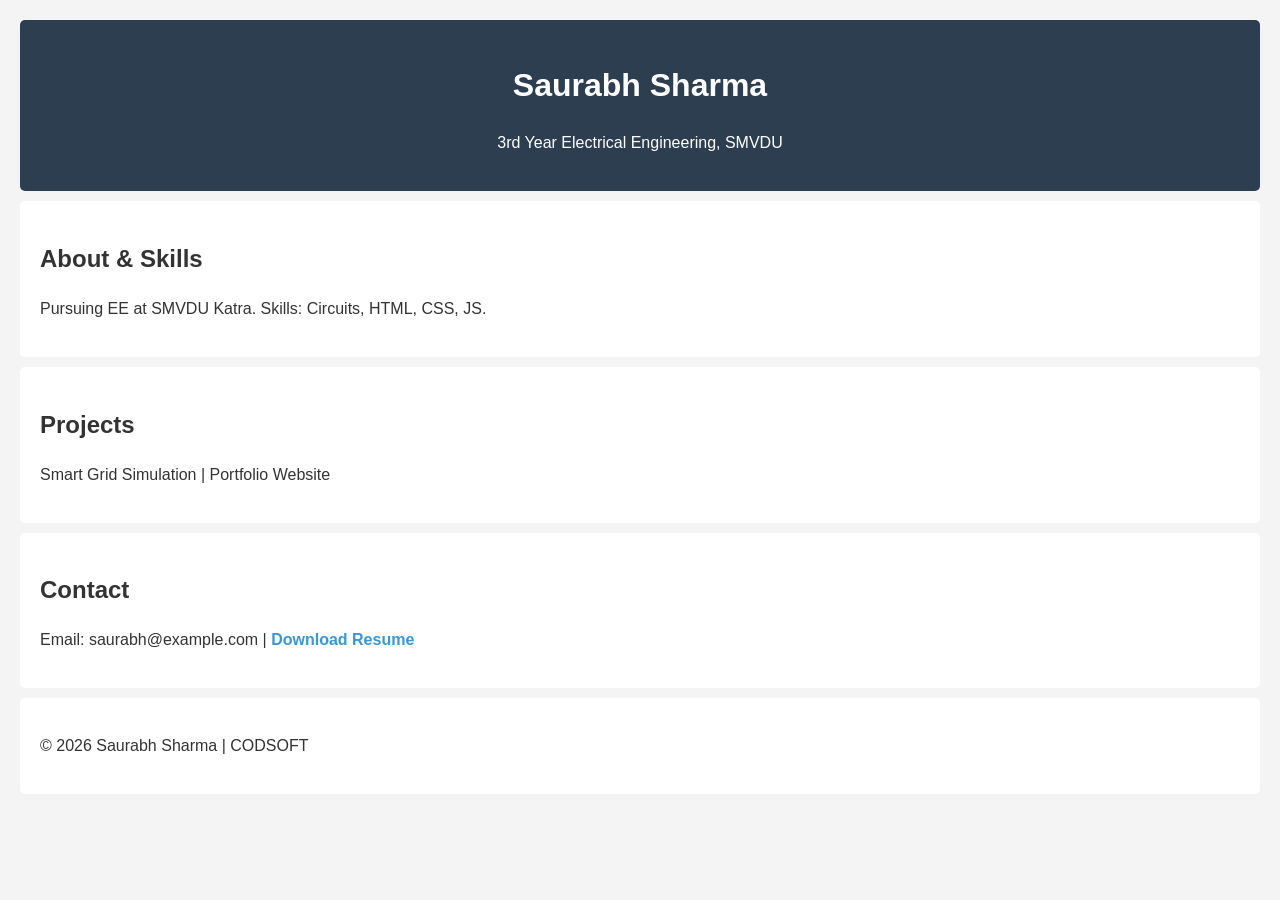
<file: task 1/index.html>
<!DOCTYPE html>
<html>
<head>
    <title>Saurabh Portfolio</title>
    <link rel="stylesheet" href="style.css">
</head>
<body>
    <header><h1>Saurabh Sharma</h1><p>3rd Year Electrical Engineering, SMVDU</p></header>
    <section><h2>About & Skills</h2><p>Pursuing EE at SMVDU Katra. Skills: Circuits, HTML, CSS, JS.</p></section>
    <section><h2>Projects</h2><p>Smart Grid Simulation | Portfolio Website</p></section>
    <section><h2>Contact</h2><p>Email: saurabh@example.com | <a href="resume.pdf">Download Resume</a></p></section>
    <footer><p>&copy; 2026 Saurabh Sharma | CODSOFT</p></footer>
</body>
</html>
</file>
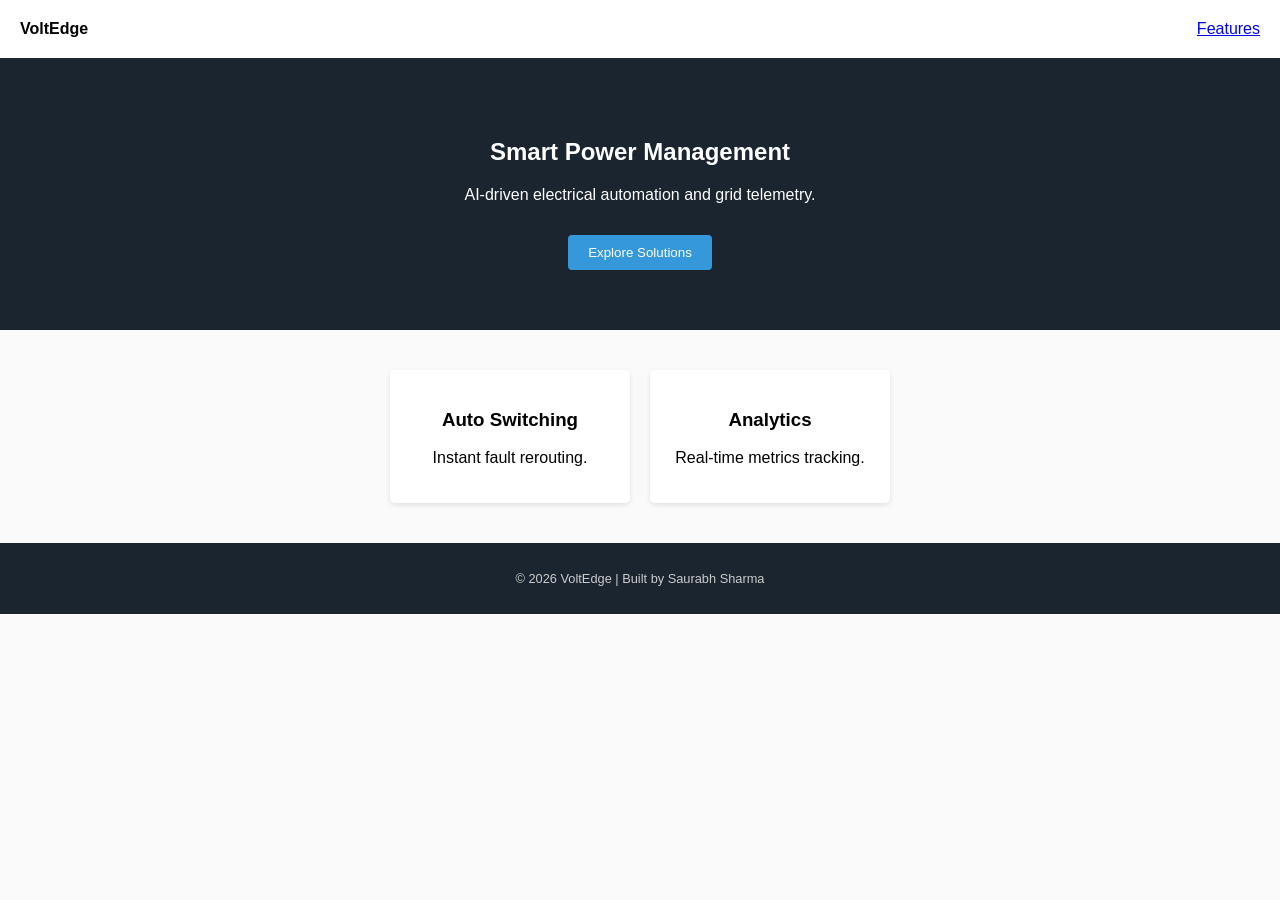
<file: task 2/index.html>
<!DOCTYPE html>
<html>
<head>
    <title>VoltEdge Landing</title>
    <link rel="stylesheet" href="style.css">
</head>
<body>
    <header><nav><b>VoltEdge</b> <a href="#features">Features</a></nav></header>
    <section class="hero">
        <h2>Smart Power Management</h2>
        <p>AI-driven electrical automation and grid telemetry.</p>
        <button>Explore Solutions</button>
    </section>
    <section id="features" class="grid">
        <div class="card"><h3>Auto Switching</h3><p>Instant fault rerouting.</p></div>
        <div class="card"><h3>Analytics</h3><p>Real-time metrics tracking.</p></div>
    </section>
    <footer><p>&copy; 2026 VoltEdge | Built by Saurabh Sharma</p></footer>
</body>
</html>
</file>
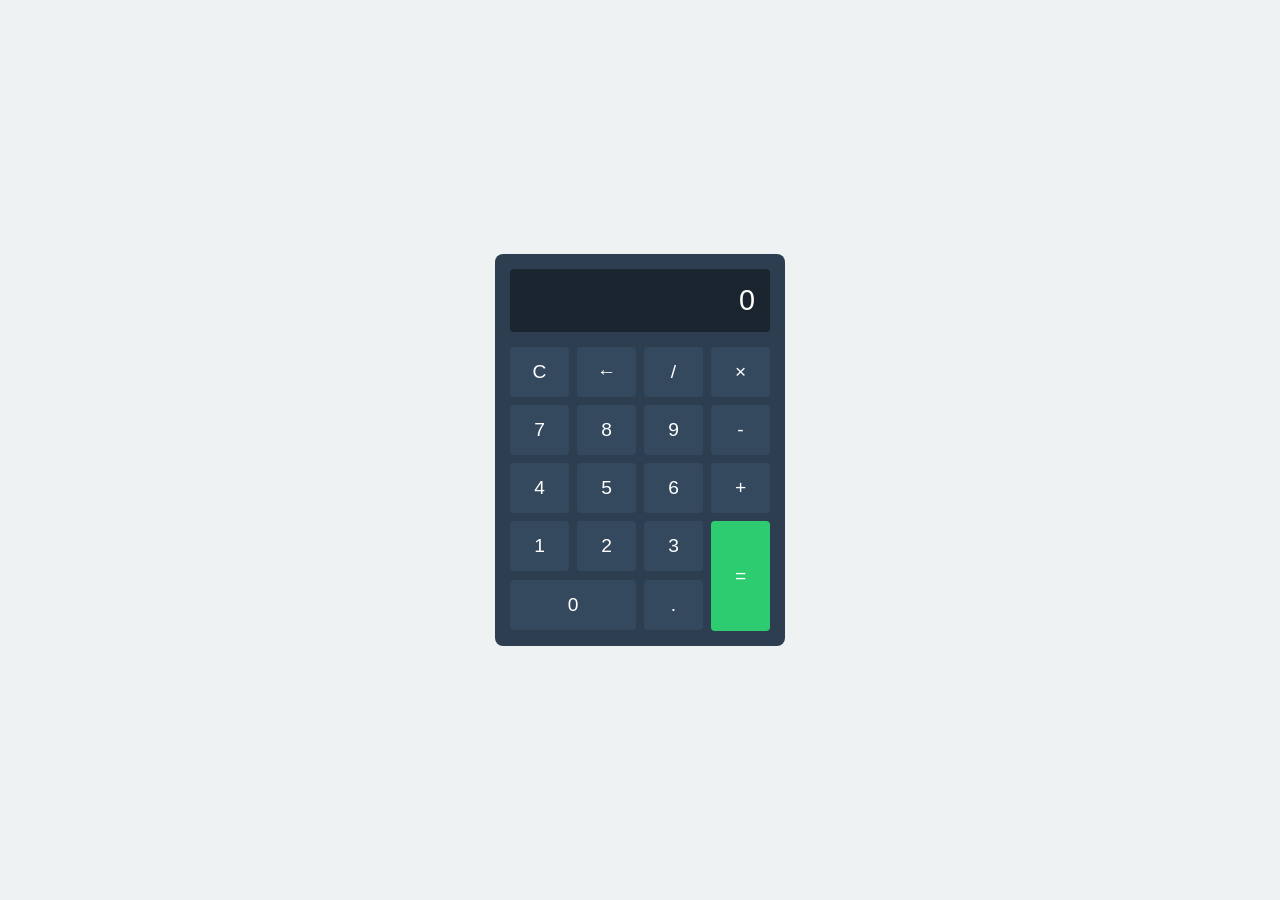
<file: task 3/index.html>
<!DOCTYPE html>
<html>
<head>
    <title>Calculator</title>
    <link rel="stylesheet" href="style.css">
</head>
<body>
    <div class="calc">
        <div id="txt">0</div>
        <div class="keys">
            <button onclick="clr()">C</button><button onclick="del()">&larr;</button><button onclick="ins('/')">/</button><button onclick="ins('*')">&times;</button>
            <button onclick="ins('7')">7</button><button onclick="ins('8')">8</button><button onclick="ins('9')">9</button><button onclick="ins('-')">-</button>
            <button onclick="ins('4')">4</button><button onclick="ins('5')">5</button><button onclick="ins('6')">6</button><button onclick="ins('+')">+</button>
            <button onclick="ins('1')">1</button><button onclick="ins('2')">2</button><button onclick="ins('3')">3</button><button onclick="eq()" style="grid-row:span 2; height:110px; background:#2ecc71;">=</button>
            <button onclick="ins('0')" style="grid-column:span 2;">0</button><button onclick="ins('.')">.</button>
        </div>
    </div>
    <script>
        let s = document.getElementById('txt');
        function ins(v) { if(s.innerText=='0'&&v!='.') s.innerText=v; else s.innerText+=v; }
        function clr() { s.innerText='0'; }
        function del() { s.innerText = s.innerText.slice(0,-1)||'0'; }
        function eq() { try { s.innerText = eval(s.innerText); } catch { s.innerText='Error'; } }
    </script>
</body>
</html>
</file>
<file: task 1/style.css>
body { font-family: sans-serif; margin: 0; padding: 20px; background: #f4f4f4; color: #333; line-height: 1.5; }
header, section, footer { background: #fff; padding: 20px; margin-bottom: 10px; border-radius: 5px; }
header { background: #2c3e50; color: #fff; text-align: center; }
a { color: #3498db; text-decoration: none; font-weight: bold; }
</file>
<file: task 2/style.css>
body { font-family: sans-serif; margin: 0; text-align: center; background: #fafafa; }
nav { display: flex; justify-content: space-between; padding: 20px; background: #fff; }
.hero { background: #1a252f; color: #fff; padding: 60px 20px; }
button { background: #3498db; color: #fff; border: none; padding: 10px 20px; border-radius: 4px; margin-top: 15px; }
.grid { display: flex; justify-content: center; gap: 20px; padding: 40px; }
.card { background: #fff; padding: 20px; border-radius: 5px; box-shadow: 0 2px 5px rgba(0,0,0,0.1); width: 200px; }
footer { background: #1a252f; color: #ccc; padding: 15px; font-size: 0.8rem; }
</file>
<file: task 3/style.css>
body { display: flex; justify-content: center; align-items: center; height: 100vh; background: #eef2f3; margin:0; font-family: sans-serif;}
.calc { background: #2c3e50; width: 260px; padding: 15px; border-radius: 8px; }
#txt { background: #1a252f; color: #fff; text-align: right; padding: 15px; font-size: 1.8rem; margin-bottom: 15px; overflow: hidden; border-radius: 4px;}
.keys { display: grid; grid-template-columns: repeat(4, 1fr); gap: 8px; }
button { height: 50px; font-size: 1.2rem; background: #34495e; color: #fff; border: none; border-radius: 4px; cursor: pointer; }
button:active { opacity: 0.8; }
</file>
